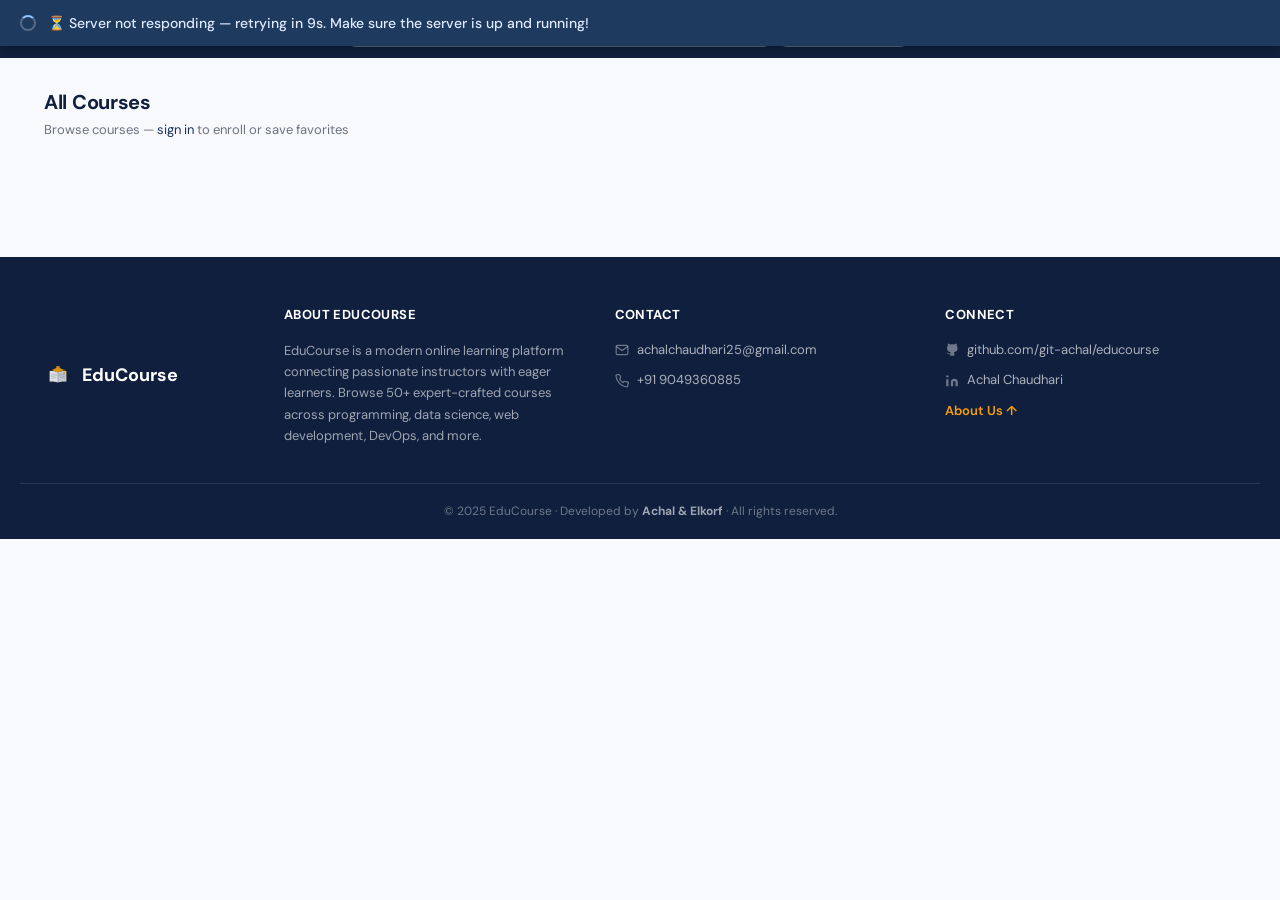
<file: educourse-frontend/index.html>
<!DOCTYPE html>
<html lang="en">
<head>
  <meta charset="UTF-8" />
  <meta name="viewport" content="width=device-width, initial-scale=1.0" />
  <title>EduCourse – All Courses</title>
  <link rel="stylesheet" href="css/style.css" />
  <link rel="icon" type="image/svg+xml" href="favicon.svg" />
</head>
<body>

  <nav class="navbar">
    <div class="nav-brand">
      <img src="favicon.svg" class="nav-icon" alt="" /> EduCourse
    </div>
    <div class="nav-search">
      <div class="nav-search-inner">
        <div class="search-wrap">
          <svg width="14" height="14" viewBox="0 0 24 24" fill="none" stroke="currentColor" stroke-width="2.5">
            <circle cx="11" cy="11" r="8"/><path d="m21 21-4.35-4.35"/>
          </svg>
          <input class="search-input" id="search" placeholder="Search courses, instructors…" />
        </div>
        <select id="cat-select" class="cat-select">
          <option value="">All Categories</option>
        </select>
      </div>
    </div>
    <div class="nav-right">
      <div class="nav-links">
        <a href="index.html" class="active">Courses</a>
        <a href="favorites.html"      id="link-fav"    style="display:none">Favorites</a>
        <a href="purchased.html"      id="link-learn"  style="display:none">My Learning</a>
        <a href="manage-courses.html" id="link-manage" style="display:none">Manage Courses</a>
        <a href="admin.html"          id="link-admin"  style="display:none">Admin</a>
      </div>
      <span class="nav-user" id="nav-user"></span>
      <a href="login.html" id="btn-login-nav" class="btn btn-ghost btn-sm">Login</a>
      <button id="btn-logout" class="btn btn-ghost btn-sm" style="display:none">Logout</button>
    </div>
  </nav>

  <div class="container">
    <div class="page-header">
      <div>
        <h1>All Courses</h1>
        <p id="page-sub">Browse courses &mdash; <a href="login.html">sign in</a> to enroll or save favorites</p>
      </div>
      <span id="result-count" class="result-count"></span>
    </div>
    <div id="err" class="msg hidden"></div>
    <div class="course-grid" id="grid"></div>
  </div>

  <script src="js/api.js"></script>
  <script src="js/courses.js"></script>
  <script>injectFooter();</script>
</body>
</html>
</file>
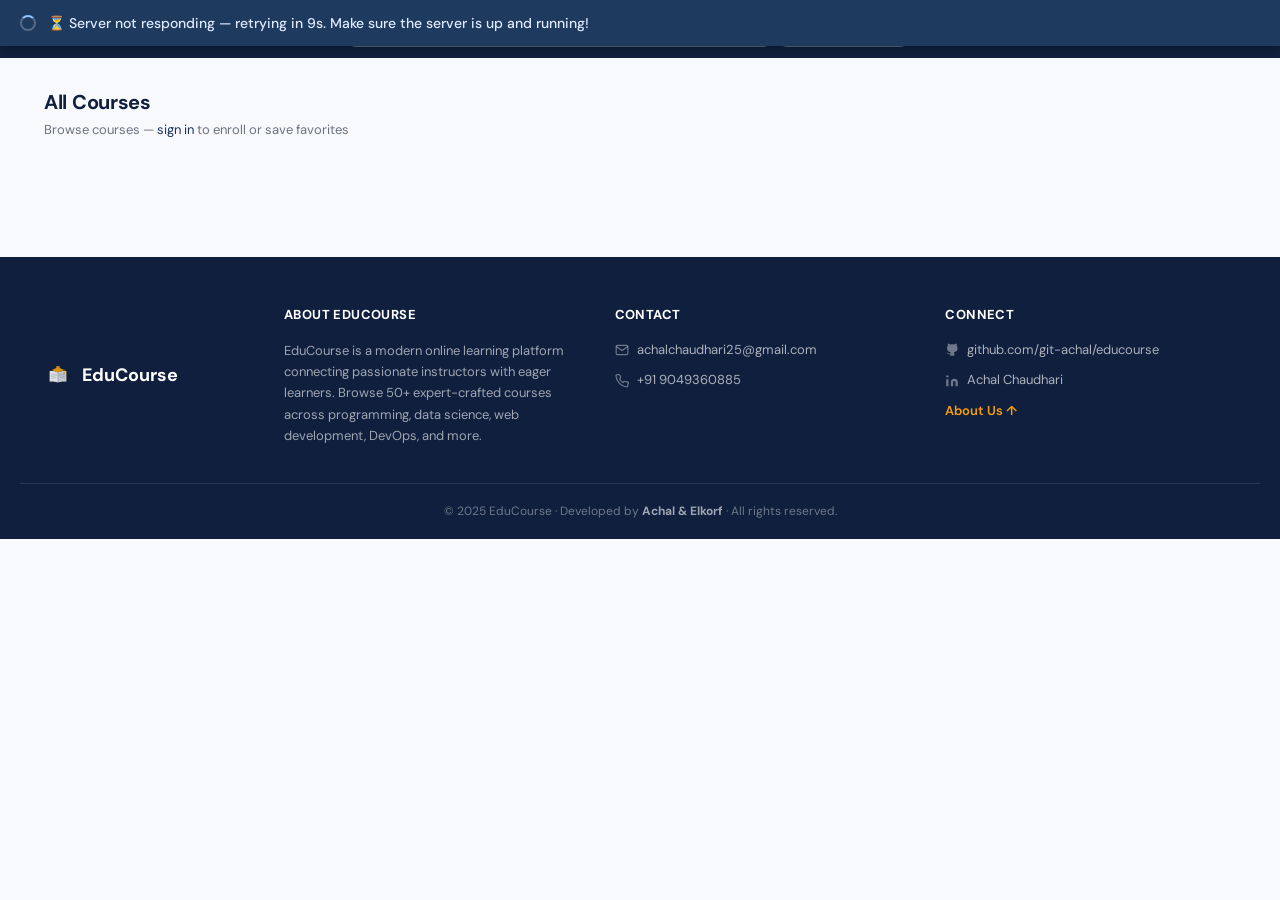
<file: educourse-frontend/admin.html>
<!DOCTYPE html>
<html lang="en">
<head>
  <meta charset="UTF-8" />
  <meta name="viewport" content="width=device-width, initial-scale=1.0" />
  <title>EduCourse – Admin Panel</title>
  <link rel="stylesheet" href="css/style.css" />
  <link rel="icon" type="image/svg+xml" href="favicon.svg" />
</head>
<body>

  <nav class="navbar">
    <div class="nav-brand"><img src="favicon.svg" class="nav-icon" alt="" /> EduCourse</div>
    <div class="nav-right" style="margin-left:auto">
      <div class="nav-links">
        <a href="index.html">Courses</a>
        <a href="manage-courses.html">Manage Courses</a>
        <a href="admin.html" class="active">Admin</a>
      </div>
      <span class="nav-user" id="nav-user"></span>
      <button id="btn-swagger" class="btn btn-swagger btn-sm" onclick="openSwaggerModal()" title="View all API endpoints">&#9881; API Docs</button>
      <button id="btn-logout" class="btn btn-ghost btn-sm">Logout</button>
    </div>
  </nav>

  <div class="container">

    <!-- ── Roles Reference ──────────────────────────────────── -->
    <div class="section-card">
      <h2>&#128274; Roles in This System</h2>
      <p style="font-size:13px;color:var(--muted);margin-bottom:16px">
        Users can hold <strong>multiple roles simultaneously</strong> (many-to-many).
        Promoting a Student to Student&nbsp;Admin adds the new role — the Student role is kept.
      </p>
      <div class="table-wrap">
        <table>
          <thead>
            <tr><th>Role</th><th>Permissions</th><th>How Assigned</th></tr>
          </thead>
          <tbody id="roles-body">
            <tr><td colspan="3" style="color:var(--muted);padding:16px">Loading&hellip;</td></tr>
          </tbody>
        </table>
      </div>
    </div>

    <!-- ── User Management ──────────────────────────────────── -->
    <div class="section-card">
      <h2>&#128101; User Management</h2>
      <p style="font-size:13px;color:var(--muted);margin-bottom:16px">
        Roles shown reflect all roles currently assigned to each user.
        A promoted student will show both <span class="badge badge-green" style="font-size:11px">STUDENT</span>
        and <span class="badge badge-blue" style="font-size:11px">STUDENT_ADMIN</span> badges.
      </p>
      <div id="msg-users" class="msg hidden"></div>
      <div class="table-wrap">
        <table>
          <thead>
            <tr><th>Full Name</th><th>Email</th><th>Roles</th><th>Actions</th></tr>
          </thead>
          <tbody id="users-body">
            <tr><td colspan="4" style="color:var(--muted);padding:20px">Loading&hellip;</td></tr>
          </tbody>
        </table>
      </div>
    </div>

    <!-- ── Add Course ────────────────────────────────────────── -->
    <div class="section-card">
      <h2>&#10133; Add New Course</h2>
      <div id="msg-course" class="msg hidden"></div>
      <div class="form-grid">
        <div class="field"><label>Course Title</label><input id="c-title" placeholder="e.g. Spring Boot Advanced" /></div>
        <div class="field"><label>Instructor</label><input id="c-instructor" placeholder="e.g. Amit Shah" /></div>
        <div class="field">
          <label>Category</label>
          <select id="c-category">
            <option value="">Select&hellip;</option>
            <option>Programming</option><option>Web Dev</option><option>Data Science</option>
            <option>Database</option><option>DevOps</option><option>Mobile Dev</option>
            <option>Cloud</option><option>Cybersecurity</option>
          </select>
        </div>
        <div class="field"><label>Price (&#8377;, 0 = Free)</label><input id="c-price" type="number" min="0" placeholder="e.g. 499" /></div>
        <div class="field"><label>Duration</label><input id="c-duration" placeholder="e.g. 12 hours" /></div>
        <div class="field">
          <label>Level</label>
          <select id="c-level">
            <option value="Beginner">Beginner</option>
            <option value="Intermediate">Intermediate</option>
            <option value="Advanced">Advanced</option>
          </select>
        </div>
        <div class="field span-2">
          <label>Description</label>
          <textarea id="c-desc" rows="3" placeholder="Describe the course&hellip;"></textarea>
        </div>
      </div>
      <button id="btn-add" class="btn btn-primary">Add Course</button>
    </div>

    <!-- ── All Courses ───────────────────────────────────────── -->
    <div class="section-card">
      <h2>&#128218; All Courses</h2>
      <div id="msg-courses" class="msg hidden"></div>
      <div class="table-wrap">
        <table>
          <thead>
            <tr><th>Title</th><th>Category</th><th>Instructor</th><th>Level</th><th>Price</th><th>Added By</th><th>Actions</th></tr>
          </thead>
          <tbody id="courses-body">
            <tr><td colspan="7" style="color:var(--muted);padding:20px">Loading&hellip;</td></tr>
          </tbody>
        </table>
      </div>
    </div>

  </div>

  <!-- ── Swagger UI Modal ──────────────────────────────────── -->
  <div id="swagger-modal" style="display:none;position:fixed;inset:0;z-index:9999;background:rgba(15,31,61,0.7);backdrop-filter:blur(4px);">
    <div style="background:#fff;border-radius:12px;width:92%;max-width:1100px;height:88vh;margin:4vh auto;display:flex;flex-direction:column;box-shadow:0 24px 60px rgba(0,0,0,0.4);overflow:hidden;">
      <div style="background:var(--navy,#0f1f3d);padding:14px 20px;display:flex;align-items:center;justify-content:space-between;flex-shrink:0;">
        <div style="display:flex;align-items:center;gap:10px;">
          <span style="font-size:18px;">&#9881;</span>
          <span style="color:#fff;font-weight:700;font-size:15px;">EduCourse API Documentation</span>
          <span style="background:var(--amber,#f59e0b);color:#000;font-size:11px;font-weight:700;padding:2px 8px;border-radius:4px;">Swagger UI</span>
        </div>
        <div style="display:flex;align-items:center;gap:8px;">
          <a id="swagger-open-link" href="#" target="_blank" style="color:#f59e0b;font-size:12px;text-decoration:none;border:1px solid #f59e0b;padding:4px 10px;border-radius:5px;">&#8599; Open in New Tab</a>
          <button onclick="closeSwaggerModal()" style="background:rgba(255,255,255,0.15);border:none;color:#fff;font-size:18px;cursor:pointer;width:30px;height:30px;border-radius:6px;line-height:1;">&#10005;</button>
        </div>
      </div>
      <iframe id="swagger-frame" src="" style="flex:1;border:none;width:100%;" allow="same-origin"></iframe>
    </div>
  </div>

  <script src="js/api.js"></script>
  <script src="js/admin.js"></script>
  <script>
    injectFooter();

    function openSwaggerModal() {
      var base = (typeof BASE !== "undefined" ? BASE : "http://localhost:8080");
      var swaggerUrl = base + "/swagger-ui/index.html";
      document.getElementById("swagger-frame").src = swaggerUrl;
      document.getElementById("swagger-open-link").href = swaggerUrl;
      document.getElementById("swagger-modal").style.display = "block";
      document.body.style.overflow = "hidden";
    }

    function closeSwaggerModal() {
      document.getElementById("swagger-modal").style.display = "none";
      document.getElementById("swagger-frame").src = "";
      document.body.style.overflow = "";
    }

    // Close modal on backdrop click
    document.getElementById("swagger-modal").addEventListener("click", function(e) {
      if (e.target === this) closeSwaggerModal();
    });

    // Close on Escape key
    document.addEventListener("keydown", function(e) {
      if (e.key === "Escape") closeSwaggerModal();
    });
  </script>
</body>
</html>
</file>
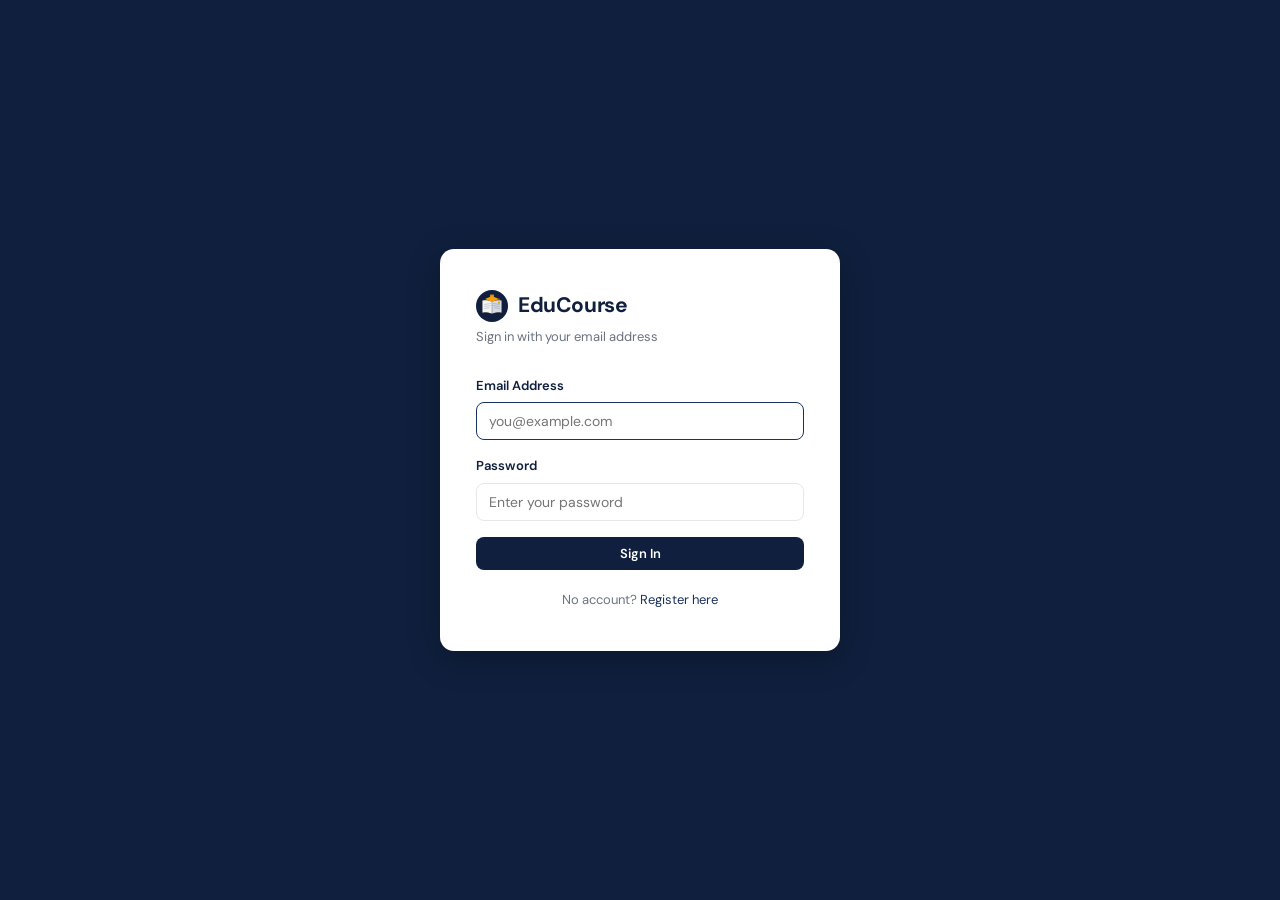
<file: educourse-frontend/favorites.html>
<!DOCTYPE html>
<html lang="en">
<head>
  <meta charset="UTF-8" />
  <meta name="viewport" content="width=device-width, initial-scale=1.0" />
  <title>EduCourse – Favorites</title>
  <link rel="stylesheet" href="css/style.css" />
  <link rel="icon" type="image/svg+xml" href="favicon.svg" />
</head>
<body>

  <nav class="navbar">
    <div class="nav-brand"><img src="favicon.svg" class="nav-icon" alt="" /> EduCourse</div>
    <div class="nav-right" style="margin-left:auto">
      <div class="nav-links">
        <a href="index.html">Courses</a>
        <a href="favorites.html" class="active">Favorites</a>
        <a href="purchased.html">My Learning</a>
        <a href="manage-courses.html" id="link-manage" style="display:none">Manage Courses</a>
        <a href="admin.html"          id="link-admin"  style="display:none">Admin</a>
      </div>
      <span class="nav-user" id="nav-user"></span>
      <button id="btn-logout" class="btn btn-ghost btn-sm">Logout</button>
    </div>
  </nav>

  <div class="container">
    <div class="page-header"><h1>&#10084;&#65039; My Favorites</h1></div>
    <div id="err" class="msg hidden"></div>
    <div class="course-grid" id="grid"></div>
  </div>

  <script src="js/api.js"></script>
  <script>
    auth.guard();

    async function boot() {
      await refreshSession();
      initNav();
      if (auth.isAdmin())        document.getElementById("link-admin").style.display  = "";
      if (auth.isStudentAdmin()) document.getElementById("link-manage").style.display = "";
      load();
    }

    async function load() {
      try {
        var results = await Promise.all([api.get("/api/favorites"), api.get("/api/purchases")]);
        var favs    = results[0];
        var purchIds = results[1].map(function(c) { return c.id; });
        var grid    = document.getElementById("grid");
        if (!favs.length) {
          grid.innerHTML = '<div class="empty-state"><div class="big">&#128148;</div><p>No saved courses yet. Browse courses and save the ones you like!</p></div>';
          return;
        }
        grid.innerHTML = favs.map(function(c) {
          return (
            '<div class="course-card">' +
              '<div class="card-category">'   + c.category   + '</div>' +
              '<div class="card-title">'      + c.title      + '</div>' +
              '<div class="card-instructor">' + c.instructor + '</div>' +
              '<div class="card-tags"><span class="tag">' + c.level + '</span><span class="tag">' + c.duration + '</span></div>' +
              '<div class="card-description">' + c.description + '</div>' +
              '<div class="card-footer">' +
                (c.price === 0 ? '<span class="card-price free">Free</span>' : '<span class="card-price">\u20B9' + c.price + '</span>') +
                '<div class="card-actions">' +
                  '<button class="btn-fav active" data-id="' + c.id + '">\u2665 Saved</button>' +
                  (purchIds.indexOf(c.id) >= 0
                    ? '<span class="badge badge-green">Enrolled</span>'
                    : '<button class="btn btn-amber btn-sm btn-buy" data-id="' + c.id + '">' + (c.price === 0 ? 'Enroll' : 'Buy') + '</button>') +
                '</div>' +
              '</div>' +
            '</div>'
          );
        }).join("");

        grid.querySelectorAll(".btn-fav").forEach(function(btn) {
          btn.addEventListener("click", async function() {
            await api.delete("/api/favorites/" + btn.dataset.id); load();
          });
        });
        grid.querySelectorAll(".btn-buy").forEach(function(btn) {
          btn.addEventListener("click", async function() {
            if (!confirm("Enroll?")) return;
            await api.post("/api/purchases/" + btn.dataset.id); load();
          });
        });
      } catch (e) { if (!e.isNetworkError) msg("err", e.message, "error"); }
    }

    boot();
  </script>
  <script>injectFooter();</script>
</body>
</html>
</file>
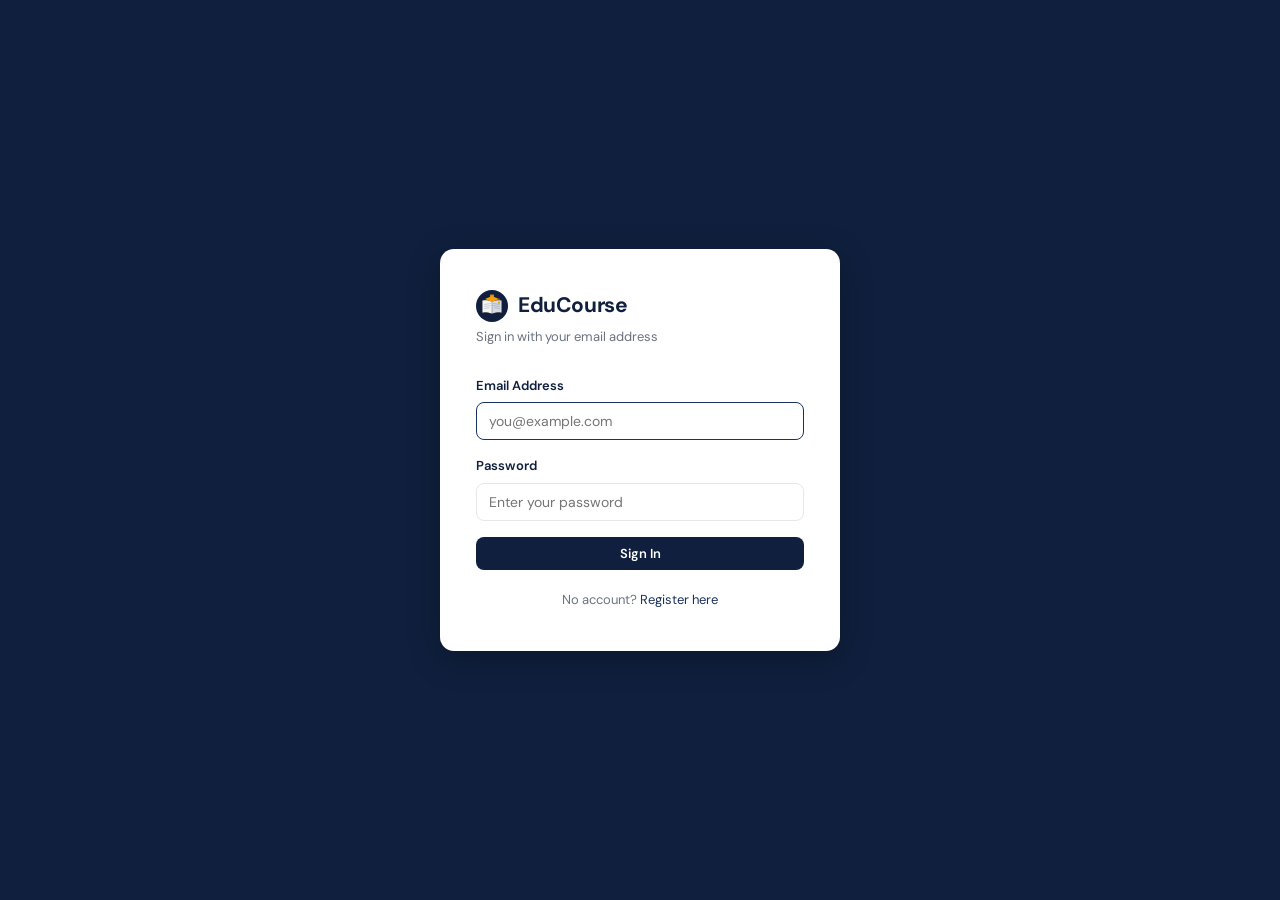
<file: educourse-frontend/login.html>
<!DOCTYPE html>
<html lang="en">
<head>
  <meta charset="UTF-8" />
  <meta name="viewport" content="width=device-width, initial-scale=1.0" />
  <title>EduCourse – Sign In</title>
  <link rel="stylesheet" href="css/style.css" />
  <link rel="icon" type="image/svg+xml" href="favicon.svg" />
</head>
<body class="auth-body">

  <div class="auth-card">
    <div class="auth-logo"><img src="favicon.svg" class="auth-icon" alt="" /> EduCourse</div>
    <p class="auth-sub">Sign in with your email address</p>

    <div id="err" class="msg error hidden"></div>

    <div class="field">
      <label>Email Address</label>
      <input id="email" type="email" placeholder="you@example.com" autofocus />
    </div>
    <div class="field">
      <label>Password</label>
      <input id="password" type="password" placeholder="Enter your password" />
    </div>

    <button id="btn-login" class="btn btn-primary btn-full">Sign In</button>
    <p class="auth-footer">No account? <a href="register.html">Register here</a></p>
  </div>

  <script src="js/api.js"></script>
  <script>
    document.getElementById("btn-login").addEventListener("click", async function() {
      var email    = document.getElementById("email").value.trim().toLowerCase();
      var password = document.getElementById("password").value;
      hideMsg("err");
      if (!email || !password) return msg("err", "Please fill in both fields.", "error");

      try {
        var data = await api.post("/api/auth/login", { email: email, password: password });
        session.set("token", data.token);
        session.set("email", email);

        var me = await api.get("/api/user/me");
        session.set("fullName", me.fullName);
        session.set("roles",    me.roles);

        if (me.roles.indexOf("ROLE_ADMIN") >= 0)              location.href = "admin.html";
        else if (me.roles.indexOf("ROLE_STUDENT_ADMIN") >= 0) location.href = "manage-courses.html";
        else                                                   location.href = "index.html";
      } catch (e) {
        msg("err", e.isNetworkError ? "Cannot reach server. Is the backend running?" : (e.message || "Invalid email or password."), "error");
      }
    });

    document.getElementById("password").addEventListener("keydown", function(e) {
      if (e.key === "Enter") document.getElementById("btn-login").click();
    });
  </script>
</body>
</html>
</file>
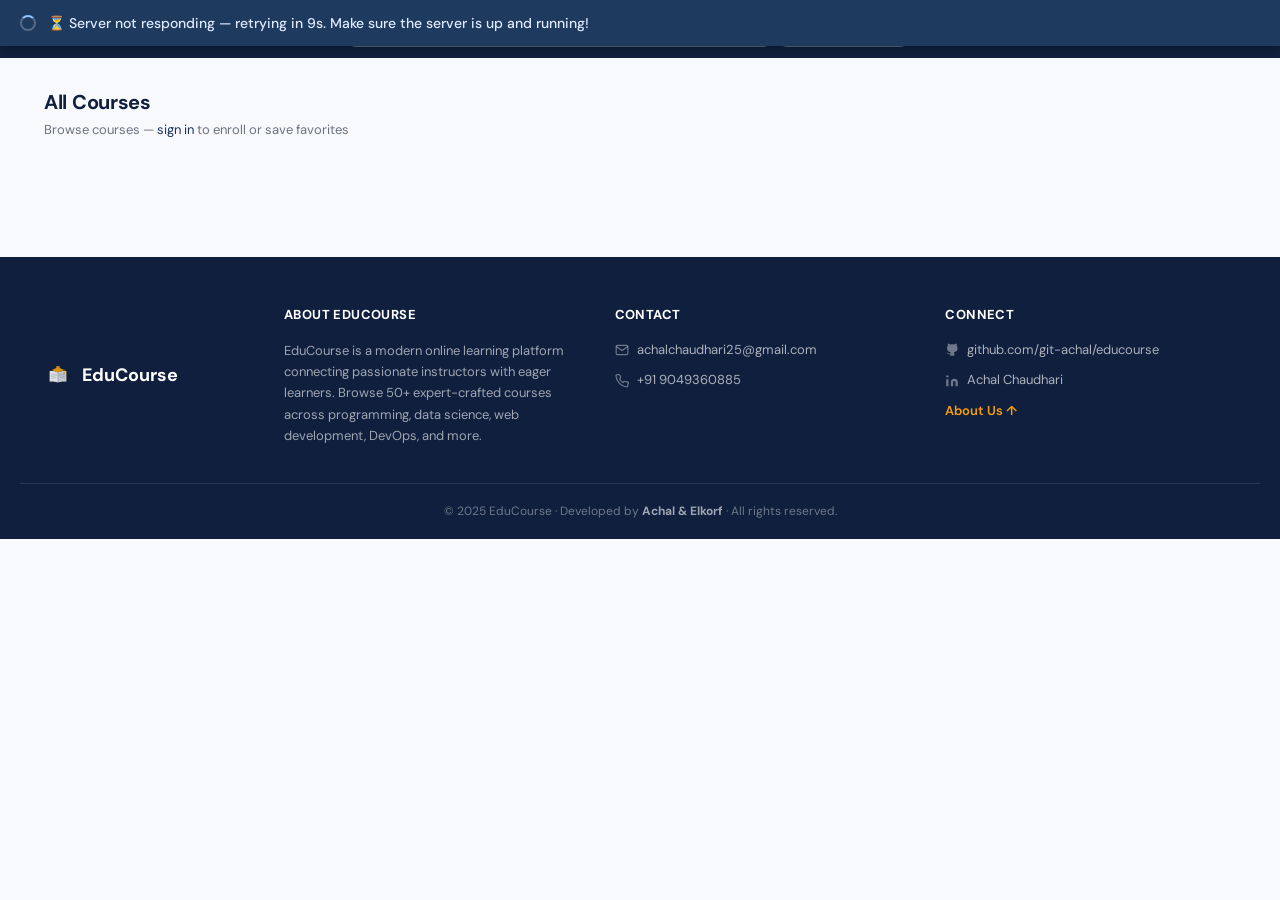
<file: educourse-frontend/manage-courses.html>
<!DOCTYPE html>
<html lang="en">
<head>
  <meta charset="UTF-8" />
  <meta name="viewport" content="width=device-width, initial-scale=1.0" />
  <title>EduCourse – Manage My Courses</title>
  <link rel="stylesheet" href="css/style.css" />
  <link rel="icon" type="image/svg+xml" href="favicon.svg" />
</head>
<body>

  <nav class="navbar">
    <div class="nav-brand"><img src="favicon.svg" class="nav-icon" alt="" /> EduCourse</div>
    <div class="nav-right" style="margin-left:auto">
      <div class="nav-links">
        <a href="index.html">Courses</a>
        <a href="favorites.html">Favorites</a>
        <a href="purchased.html">My Learning</a>
        <a href="manage-courses.html" class="active">Manage Courses</a>
        <a href="admin.html" id="link-admin" style="display:none">Admin</a>
      </div>
      <span class="nav-user" id="nav-user"></span>
      <button id="btn-logout" class="btn btn-ghost btn-sm">Logout</button>
    </div>
  </nav>

  <div class="container">

    <div class="section-card">
      <h2>&#10133; Add New Course</h2>
      <p style="font-size:13px;color:var(--muted);margin-bottom:18px">
        Courses you add are attributed to your account. You can only delete courses you created.
      </p>
      <div id="msg-course" class="msg hidden"></div>
      <div class="form-grid">
        <div class="field"><label>Course Title</label><input id="c-title" placeholder="e.g. React for Beginners" /></div>
        <div class="field"><label>Instructor Name</label><input id="c-instructor" placeholder="e.g. John Smith" /></div>
        <div class="field">
          <label>Category</label>
          <select id="c-category">
            <option value="">Select category&hellip;</option>
            <option>Programming</option><option>Web Dev</option><option>Data Science</option>
            <option>Database</option><option>DevOps</option><option>Mobile Dev</option>
            <option>Cloud</option><option>Cybersecurity</option>
          </select>
        </div>
        <div class="field"><label>Price (&#8377;, enter 0 for Free)</label><input id="c-price" type="number" min="0" placeholder="e.g. 499" /></div>
        <div class="field"><label>Duration</label><input id="c-duration" placeholder="e.g. 10 hours" /></div>
        <div class="field">
          <label>Level</label>
          <select id="c-level">
            <option value="Beginner">Beginner</option>
            <option value="Intermediate">Intermediate</option>
            <option value="Advanced">Advanced</option>
          </select>
        </div>
        <div class="field span-2">
          <label>Description</label>
          <textarea id="c-desc" rows="3" placeholder="Briefly describe the course content&hellip;"></textarea>
        </div>
      </div>
      <button id="btn-add" class="btn btn-primary">Add Course</button>
    </div>

    <div class="section-card">
      <h2>&#128218; My Courses</h2>
      <p style="font-size:13px;color:var(--muted);margin-bottom:16px">Only courses you added are shown here.</p>
      <div id="msg-courses" class="msg hidden"></div>
      <div class="table-wrap">
        <table>
          <thead>
            <tr><th>Title</th><th>Category</th><th>Instructor</th><th>Level</th><th>Price</th><th>Actions</th></tr>
          </thead>
          <tbody id="courses-body">
            <tr><td colspan="6" style="color:var(--muted);padding:20px">Loading&hellip;</td></tr>
          </tbody>
        </table>
      </div>
    </div>

  </div>

  <script src="js/api.js"></script>
  <script src="js/manage-courses.js"></script>
  <script>injectFooter();</script>
</body>
</html>
</file>
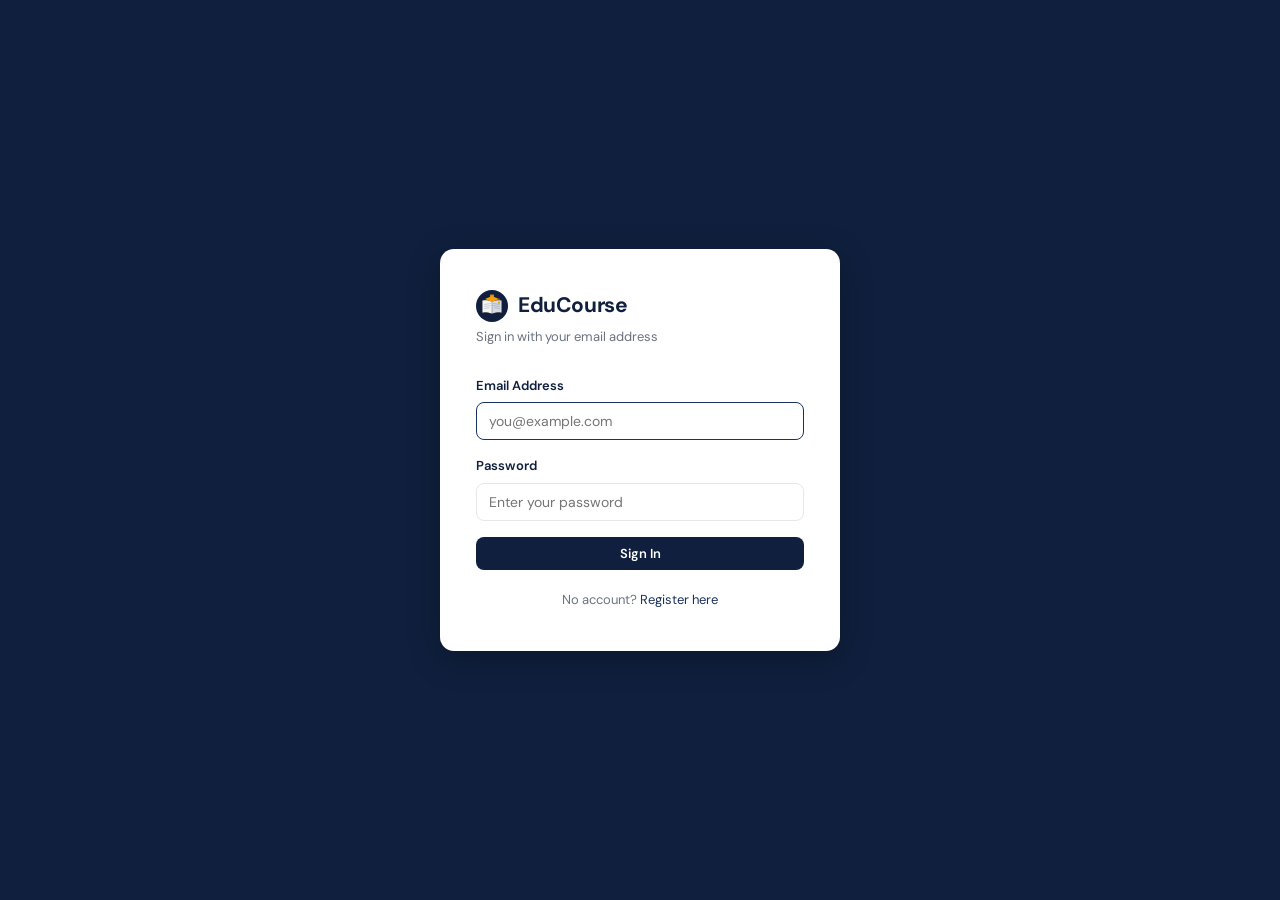
<file: educourse-frontend/purchased.html>
<!DOCTYPE html>
<html lang="en">
<head>
  <meta charset="UTF-8" />
  <meta name="viewport" content="width=device-width, initial-scale=1.0" />
  <title>EduCourse – My Learning</title>
  <link rel="stylesheet" href="css/style.css" />
  <link rel="icon" type="image/svg+xml" href="favicon.svg" />
</head>
<body>

  <nav class="navbar">
    <div class="nav-brand"><img src="favicon.svg" class="nav-icon" alt="" /> EduCourse</div>
    <div class="nav-right" style="margin-left:auto">
      <div class="nav-links">
        <a href="index.html">Courses</a>
        <a href="favorites.html">Favorites</a>
        <a href="purchased.html" class="active">My Learning</a>
        <a href="manage-courses.html" id="link-manage" style="display:none">Manage Courses</a>
        <a href="admin.html"          id="link-admin"  style="display:none">Admin</a>
      </div>
      <span class="nav-user" id="nav-user"></span>
      <button id="btn-logout" class="btn btn-ghost btn-sm">Logout</button>
    </div>
  </nav>

  <div class="container">
    <div class="page-header"><h1>&#127891; My Learning</h1></div>
    <div id="err" class="msg hidden"></div>
    <div class="course-grid" id="grid"></div>
  </div>

  <script src="js/api.js"></script>
  <script>
    auth.guard();

    async function boot() {
      await refreshSession();
      initNav();
      if (auth.isAdmin())        document.getElementById("link-admin").style.display  = "";
      if (auth.isStudentAdmin()) document.getElementById("link-manage").style.display = "";
      load();
    }

    async function load() {
      try {
        var courses = await api.get("/api/purchases");
        var grid = document.getElementById("grid");
        if (!courses.length) {
          grid.innerHTML = '<div class="empty-state"><div class="big">&#128218;</div><p>No enrolled courses yet. Browse and enroll to start learning!</p></div>';
          return;
        }
        grid.innerHTML = courses.map(function(c) {
          return (
            '<div class="course-card">' +
              '<div class="card-category">'   + c.category   + '</div>' +
              '<div class="card-title">'      + c.title      + '</div>' +
              '<div class="card-instructor">' + c.instructor + '</div>' +
              '<div class="card-tags"><span class="tag">' + c.level + '</span><span class="tag">' + c.duration + '</span></div>' +
              '<div class="card-description">' + c.description + '</div>' +
              '<div class="card-footer">' +
                (c.price === 0 ? '<span class="card-price free">Free</span>' : '<span class="card-price">\u20B9' + c.price + '</span>') +
                '<span class="badge badge-green">&#10003; Enrolled</span>' +
              '</div>' +
            '</div>'
          );
        }).join("");
      } catch (e) { if (!e.isNetworkError) msg("err", e.message, "error"); }
    }

    boot();
  </script>
  <script>injectFooter();</script>
</body>
</html>
</file>
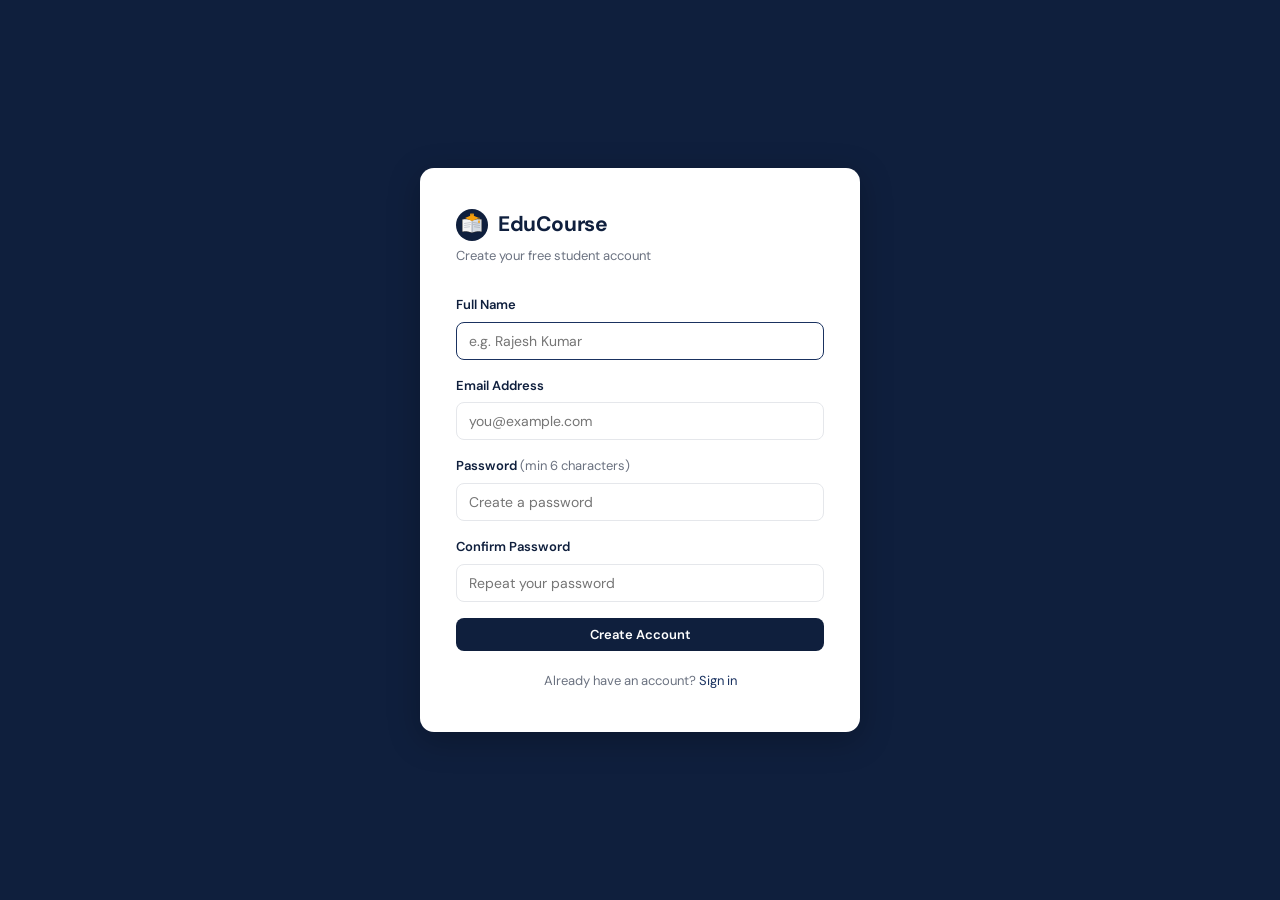
<file: educourse-frontend/register.html>
<!DOCTYPE html>
<html lang="en">
<head>
  <meta charset="UTF-8" />
  <meta name="viewport" content="width=device-width, initial-scale=1.0" />
  <title>EduCourse – Create Account</title>
  <link rel="stylesheet" href="css/style.css" />
  <link rel="icon" type="image/svg+xml" href="favicon.svg" />
</head>
<body class="auth-body">

  <div class="auth-card" style="max-width:440px">
    <div class="auth-logo"><img src="favicon.svg" class="auth-icon" alt="" /> EduCourse</div>
    <p class="auth-sub">Create your free student account</p>

    <div id="err" class="msg error hidden"></div>
    <div id="ok"  class="msg success hidden"></div>

    <div class="field">
      <label>Full Name</label>
      <input id="fullName" type="text" placeholder="e.g. Rajesh Kumar" autofocus />
    </div>
    <div class="field">
      <label>Email Address</label>
      <input id="email" type="email" placeholder="you@example.com" />
    </div>
    <div class="field">
      <label>Password <span style="font-weight:400;color:var(--muted)">(min 6 characters)</span></label>
      <input id="password" type="password" placeholder="Create a password" />
    </div>
    <div class="field">
      <label>Confirm Password</label>
      <input id="confirmPassword" type="password" placeholder="Repeat your password" />
    </div>

    <button id="btn-reg" class="btn btn-primary btn-full">Create Account</button>
    <p class="auth-footer">Already have an account? <a href="login.html">Sign in</a></p>
  </div>

  <script src="js/api.js"></script>
  <script>
    document.getElementById("btn-reg").addEventListener("click", async function() {
      var fullName        = document.getElementById("fullName").value.trim();
      var email           = document.getElementById("email").value.trim().toLowerCase();
      var password        = document.getElementById("password").value;
      var confirmPassword = document.getElementById("confirmPassword").value;
      hideMsg("err"); hideMsg("ok");

      if (!fullName)           return msg("err", "Full name is required.", "error");
      if (!email)              return msg("err", "Email address is required.", "error");
      if (!/^[^\s@]+@[^\s@]+\.[^\s@]+$/.test(email))
                               return msg("err", "Please enter a valid email address.", "error");
      if (!password)           return msg("err", "Password is required.", "error");
      if (password.length < 6) return msg("err", "Password must be at least 6 characters.", "error");
      if (password !== confirmPassword)
                               return msg("err", "Passwords do not match.", "error");

      try {
        await api.post("/api/auth/register", {
          fullName: fullName, email: email,
          password: password, confirmPassword: confirmPassword
        });
        msg("ok", "Account created! Redirecting to sign in\u2026", "success");
        setTimeout(function() { location.href = "login.html"; }, 1600);
      } catch (e) {
        msg("err", e.isNetworkError ? "Cannot reach server. Is the backend running?" : (e.message || "Registration failed."), "error");
      }
    });

    document.getElementById("confirmPassword").addEventListener("keydown", function(e) {
      if (e.key === "Enter") document.getElementById("btn-reg").click();
    });
  </script>
</body>
</html>
</file>
<file: educourse-frontend/css/style.css>
/* =========================================================
   EduCourse – style.css
   Clean, refined design. Good typography. Minimal JS/CSS.
   Color system: Navy #0f1f3d, White #fff, Amber #f59e0b
   Font: DM Sans (display) from Google Fonts
   ========================================================= */

@import url('https://fonts.googleapis.com/css2?family=DM+Sans:wght@400;500;600;700&display=swap');

/* ── Variables ─────────────────────────────────────────── */
:root {
  --navy:      #0f1f3d;
  --navy-mid:  #1a3260;
  --navy-soft: #e8edf5;
  --amber:     #f59e0b;
  --amber-dim: #fef3c7;
  --green:     #059669;
  --green-dim: #d1fae5;
  --red:       #dc2626;
  --red-dim:   #fee2e2;
  --text:      #1a1a2e;
  --muted:     #6b7280;
  --border:    #e5e7eb;
  --bg:        #f8f9fc;
  --white:     #ffffff;
  --radius:    8px;
  --shadow:    0 1px 4px rgba(0,0,0,0.08);
}

/* ── Reset ─────────────────────────────────────────────── */
*, *::before, *::after { box-sizing: border-box; margin: 0; padding: 0; }

body {
  font-family: 'DM Sans', sans-serif;
  font-size: 15px;
  color: var(--text);
  background: var(--bg);
  line-height: 1.6;
}

a { color: var(--navy-mid); text-decoration: none; }
a:hover { color: var(--amber); }
img { display: block; max-width: 100%; }

/* ── Navbar ─────────────────────────────────────────────── */
.navbar {
  background: var(--navy);
  min-height: 58px;
  display: flex;
  align-items: center;
  padding: 0 24px;
  gap: 12px;
  position: sticky;
  top: 0;
  z-index: 100;
}

/* Brand: left — shrinks gracefully, never wraps */
.nav-brand {
  font-size: 19px;
  font-weight: 700;
  color: var(--white);
  letter-spacing: -0.3px;
  display: flex;
  align-items: center;
  gap: 9px;
  white-space: nowrap;
  flex-shrink: 0;
}

.nav-icon {
  width: 26px;
  height: 26px;
  flex-shrink: 0;
}

/* Search + category: takes all remaining space, shrinks before colliding */
.nav-search {
  flex: 1 1 0;
  min-width: 0;
  display: flex;
  justify-content: center;
  overflow: hidden;
}

.nav-search-inner {
  display: flex;
  align-items: center;
  gap: 8px;
  width: 100%;
  max-width: 560px;
  min-width: 0;
}

/* Right: links + username + login/logout — shrinks but never below content */
.nav-right {
  display: flex;
  align-items: center;
  gap: 6px;
  flex-shrink: 0;
  justify-content: flex-end;
}

.nav-links {
  display: flex;
  gap: 2px;
  flex-wrap: nowrap;
  align-items: center;
}

.nav-links a {
  color: rgba(255,255,255,0.65);
  font-size: 14px;
  font-weight: 500;
  padding: 6px 12px;
  border-radius: 6px;
}

.nav-links a:hover,
.nav-links a.active {
  color: var(--white);
  background: rgba(255,255,255,0.1);
}

.nav-user {
  font-size: 13px;
  font-weight: 500;
  color: rgba(255,255,255,0.7);
  padding: 0 6px;
}

.badge-admin {
  background: var(--amber);
  color: var(--navy);
  font-size: 11px;
  font-weight: 700;
  padding: 2px 8px;
  border-radius: 20px;
  letter-spacing: 0.3px;
}

/* ── Buttons ─────────────────────────────────────────────── */
.btn {
  display: inline-flex;
  align-items: center;
  gap: 6px;
  padding: 8px 18px;
  font-family: inherit;
  font-size: 13px;
  font-weight: 600;
  border: none;
  border-radius: var(--radius);
  cursor: pointer;
  white-space: nowrap;
  background: var(--border);
  color: var(--text);
}

.btn:hover { opacity: 0.85; }

.btn-primary   { background: var(--navy);    color: var(--white); }
.btn-amber     { background: var(--amber);   color: var(--navy);  }
.btn-success   { background: var(--green);   color: var(--white); }
.btn-danger    { background: var(--red);     color: var(--white); }
.btn-ghost     { background: transparent; color: var(--white); border: 1px solid rgba(255,255,255,0.3); padding: 6px 14px; font-size: 13px; }
.btn-ghost:hover { background: rgba(255,255,255,0.1); opacity: 1; }
.btn-swagger   { background: var(--amber); color: #0f1f3d; border: none; font-weight: 700; padding: 6px 14px; font-size: 12px; }
.btn-swagger:hover { background: #fbbf24; opacity: 1; }
.btn-sm        { padding: 5px 12px; font-size: 12px; }
.btn-full      { width: 100%; justify-content: center; }

/* Favorite button */
.btn-fav {
  background: none;
  border: 1.5px solid var(--border);
  color: var(--muted);
  padding: 5px 12px;
  font-size: 13px;
  font-weight: 500;
  font-family: inherit;
  border-radius: var(--radius);
  cursor: pointer;
  display: inline-flex;
  align-items: center;
  gap: 5px;
}

.btn-fav.active       { border-color: #ef4444; color: #ef4444; background: #fff5f5; }
.btn-fav:hover        { border-color: #ef4444; color: #ef4444; }

/* ── Container ──────────────────────────────────────────── */
.container {
  max-width: 1240px;
  margin: 0 auto;
  padding: 28px 24px;
}

/* ── Page header ────────────────────────────────────────── */
.page-header {
  display: flex;
  align-items: center;
  justify-content: space-between;
  margin-bottom: 24px;
  gap: 16px;
  flex-wrap: wrap;
}

.page-header h1 {
  font-size: 20px;
  font-weight: 700;
  color: var(--navy);
  letter-spacing: -0.3px;
}

.page-header p {
  font-size: 13px;
  color: var(--muted);
  margin-top: 2px;
}

/* ── Search ─────────────────────────────────────────────── */
.search-wrap {
  position: relative;
  flex: 1 1 0;
  min-width: 0;
}

.search-wrap svg {
  position: absolute;
  left: 11px;
  top: 50%;
  transform: translateY(-50%);
  color: rgba(255,255,255,0.55);
  pointer-events: none;
}

.search-input {
  font-family: inherit;
  font-size: 14px;
  padding: 8px 14px 8px 38px;
  border: 1.5px solid rgba(255,255,255,0.22);
  border-radius: var(--radius);
  background: rgba(255,255,255,0.12);
  color: var(--white);
  width: 100%;
  min-width: 80px;
}

.search-input:focus {
  background: rgba(255,255,255,0.18);
  border-color: rgba(255,255,255,0.45);
  outline: none;
}

/* Placeholder colour inside navbar */
.search-input::placeholder { color: rgba(255,255,255,0.45); }

.search-input:focus {
  outline: none;
  border-color: var(--navy-mid);
}

/* ── Course Grid — 4 per row ────────────────────────────── */
.course-grid {
  display: grid;
  grid-template-columns: repeat(4, 1fr);
  gap: 20px;
}

@media (max-width: 1100px) { .course-grid { grid-template-columns: repeat(3, 1fr); } }
@media (max-width: 750px)  { .course-grid { grid-template-columns: repeat(2, 1fr); } }
@media (max-width: 480px)  { .course-grid { grid-template-columns: 1fr; } }

/* ── Course Card ────────────────────────────────────────── */
.course-card {
  background: var(--white);
  border: 1.5px solid var(--border);
  border-radius: 10px;
  padding: 20px;
  display: flex;
  flex-direction: column;
  gap: 10px;
}

.course-card:hover {
  border-color: #c7d2e8;
}

.card-category {
  font-size: 11px;
  font-weight: 700;
  letter-spacing: 0.6px;
  text-transform: uppercase;
  color: var(--navy-mid);
}

.card-title {
  font-size: 15px;
  font-weight: 700;
  color: var(--navy);
  line-height: 1.35;
  letter-spacing: -0.2px;
}

.card-instructor {
  font-size: 13px;
  color: var(--muted);
}

.card-tags {
  display: flex;
  gap: 6px;
  flex-wrap: wrap;
}

.tag {
  font-size: 11px;
  font-weight: 600;
  padding: 3px 9px;
  border-radius: 20px;
  background: var(--navy-soft);
  color: var(--navy-mid);
}

.card-description {
  font-size: 13px;
  color: #4b5563;
  line-height: 1.55;
  flex: 1;
}

.card-footer {
  display: flex;
  align-items: center;
  justify-content: space-between;
  padding-top: 8px;
  border-top: 1px solid var(--border);
  margin-top: 2px;
  flex-wrap: wrap;
  gap: 8px;
}

.card-price {
  font-size: 17px;
  font-weight: 700;
  color: var(--navy);
}

.card-price.free { color: var(--green); }

.card-actions {
  display: flex;
  gap: 6px;
}

/* ── Empty state ────────────────────────────────────────── */
.empty-state {
  text-align: center;
  padding: 64px 24px;
  color: var(--muted);
  grid-column: 1 / -1;
}

.empty-state p { font-size: 14px; margin-top: 8px; }
.empty-state .big { font-size: 32px; margin-bottom: 8px; }

/* ── Messages ───────────────────────────────────────────── */
.msg {
  padding: 11px 16px;
  border-radius: var(--radius);
  font-size: 13px;
  font-weight: 500;
  margin-bottom: 16px;
}

.msg.error   { background: var(--red-dim);   color: #991b1b; border: 1px solid #fca5a5; }
.msg.success { background: var(--green-dim); color: #065f46; border: 1px solid #6ee7b7; }
.hidden { display: none !important; }

/* ── Auth page ──────────────────────────────────────────── */
body.auth-body {
  min-height: 100vh;
  background: var(--navy);
  display: flex;
  align-items: center;
  justify-content: center;
}

.auth-card {
  background: var(--white);
  border-radius: 14px;
  padding: 40px 36px;
  width: 100%;
  max-width: 400px;
  box-shadow: 0 8px 32px rgba(0,0,0,0.25);
}

.auth-logo {
  font-size: 21px;
  font-weight: 700;
  color: var(--navy);
  letter-spacing: -0.4px;
  margin-bottom: 4px;
  display: flex;
  align-items: center;
  gap: 10px;
}

.auth-icon {
  width: 32px;
  height: 32px;
  flex-shrink: 0;
}

.auth-sub {
  font-size: 13px;
  color: var(--muted);
  margin-bottom: 28px;
}

.auth-footer {
  text-align: center;
  font-size: 13px;
  color: var(--muted);
  margin-top: 20px;
}

/* ── Forms ──────────────────────────────────────────────── */
.field {
  margin-bottom: 16px;
}

.field label {
  display: block;
  font-size: 13px;
  font-weight: 600;
  color: var(--navy);
  margin-bottom: 6px;
}

.field input,
.field select,
.field textarea {
  width: 100%;
  font-family: inherit;
  font-size: 14px;
  padding: 9px 12px;
  border: 1.5px solid var(--border);
  border-radius: var(--radius);
  color: var(--text);
  background: var(--white);
}

.field input:focus,
.field select:focus,
.field textarea:focus {
  outline: none;
  border-color: var(--navy-mid);
}

.field textarea { resize: vertical; }

/* ── Admin page ─────────────────────────────────────────── */
.section-card {
  background: var(--white);
  border: 1.5px solid var(--border);
  border-radius: 10px;
  padding: 28px;
  margin-bottom: 24px;
}

.section-card h2 {
  font-size: 16px;
  font-weight: 700;
  color: var(--navy);
  letter-spacing: -0.2px;
  margin-bottom: 20px;
  padding-bottom: 14px;
  border-bottom: 1px solid var(--border);
}

.form-grid {
  display: grid;
  grid-template-columns: 1fr 1fr;
  gap: 0 20px;
}

.form-grid .span-2 { grid-column: 1 / -1; }

@media (max-width: 600px) { .form-grid { grid-template-columns: 1fr; } }

/* ── Table ──────────────────────────────────────────────── */
.table-wrap { overflow-x: auto; }

table {
  width: 100%;
  border-collapse: collapse;
  font-size: 13px;
}

thead th {
  background: var(--bg);
  font-weight: 700;
  font-size: 11px;
  text-transform: uppercase;
  letter-spacing: 0.5px;
  color: var(--muted);
  padding: 10px 14px;
  text-align: left;
  border-bottom: 1.5px solid var(--border);
}

tbody td {
  padding: 11px 14px;
  border-bottom: 1px solid var(--border);
  color: var(--text);
  vertical-align: middle;
}

tbody tr:last-child td { border-bottom: none; }
tbody tr:hover td { background: var(--bg); }

/* ── Badges ─────────────────────────────────────────────── */
.badge {
  display: inline-block;
  font-size: 11px;
  font-weight: 700;
  padding: 2px 9px;
  border-radius: 20px;
}

.badge-green  { background: var(--green-dim); color: #065f46; }
.badge-blue   { background: var(--navy-soft); color: var(--navy-mid); }
.badge-amber  { background: var(--amber-dim); color: #92400e; }

/* ── Category select (navbar) ───────────────────────────── */
.cat-select {
  font-family: inherit;
  font-size: 13px;
  font-weight: 500;
  padding: 8px 30px 8px 12px;
  border: 1.5px solid rgba(255,255,255,0.22);
  border-radius: var(--radius);
  background: rgba(255,255,255,0.12);
  color: var(--white);
  cursor: pointer;
  appearance: none;
  -webkit-appearance: none;
  flex-shrink: 0;
  white-space: nowrap;
  background-image: url("data:image/svg+xml,%3Csvg xmlns='http://www.w3.org/2000/svg' width='12' height='12' viewBox='0 0 24 24' fill='none' stroke='rgba(255,255,255,0.6)' stroke-width='2.5'%3E%3Cpath d='m6 9 6 6 6-6'/%3E%3C/svg%3E");
  background-repeat: no-repeat;
  background-position: right 10px center;
}

.cat-select option {
  background: var(--navy);
  color: var(--white);
}

.cat-select:focus {
  outline: none;
  border-color: rgba(255,255,255,0.45);
  background-color: rgba(255,255,255,0.18);
}

/* ── Result count ────────────────────────────────────────── */
.result-count {
  font-size: 13px;
  color: var(--muted);
  font-weight: 500;
  white-space: nowrap;
}

/* ── Responsive navbar ──────────────────────────────────── */
/* Shrink nav link font on medium screens before hiding search */
@media (max-width: 1080px) {
  .nav-links a { font-size: 13px; padding: 5px 8px; }
  .nav-user { display: none; }
}

@media (max-width: 920px) {
  .nav-search { display: none; }   /* hide center search on small screens */
}

@media (max-width: 640px) {
  .navbar { flex-wrap: wrap; height: auto; padding: 12px 16px; gap: 10px; }
  .nav-right { width: 100%; justify-content: flex-start; flex-wrap: wrap; }
  .page-header { flex-direction: column; align-items: flex-start; }
}

/* ── Site Footer ─────────────────────────────────────────── */
.site-footer {
  background: var(--navy);
  color: rgba(255,255,255,0.75);
  margin-top: 64px;
}

.footer-inner {
  max-width: 1240px;
  margin: 0 auto;
  padding: 48px 24px 36px;
  display: grid;
  grid-template-columns: 200px 1fr 1fr 1fr;
  gap: 40px;
}

@media (max-width: 900px) {
  .footer-inner { grid-template-columns: 1fr 1fr; }
}
@media (max-width: 540px) {
  .footer-inner { grid-template-columns: 1fr; gap: 28px; }
}

.footer-brand {
  display: flex;
  align-items: center;
  gap: 10px;
  font-size: 18px;
  font-weight: 700;
  color: var(--white);
}

.footer-logo {
  width: 28px;
  height: 28px;
  opacity: 0.9;
}

.footer-about h4,
.footer-contact h4,
.footer-links h4 {
  font-size: 13px;
  font-weight: 700;
  color: var(--white);
  letter-spacing: 0.4px;
  text-transform: uppercase;
  margin-bottom: 14px;
}

.footer-about p {
  font-size: 13px;
  line-height: 1.65;
  color: rgba(255,255,255,0.6);
}

.footer-contact ul,
.footer-links ul {
  list-style: none;
  display: flex;
  flex-direction: column;
  gap: 10px;
}

.footer-contact li,
.footer-links li {
  display: flex;
  align-items: center;
  gap: 8px;
  font-size: 13px;
}

.footer-contact svg,
.footer-links svg {
  flex-shrink: 0;
  color: rgba(255,255,255,0.4);
}

.footer-contact a,
.footer-links a {
  color: rgba(255,255,255,0.65);
  text-decoration: none;
  transition: color .15s;
}

.footer-contact a:hover,
.footer-links a:hover {
  color: var(--amber);
}

.footer-about-btn {
  color: var(--amber) !important;
  font-weight: 600;
  cursor: pointer;
}

.footer-bottom {
  border-top: 1px solid rgba(255,255,255,0.1);
  padding: 18px 24px;
  text-align: center;
  font-size: 12px;
  color: rgba(255,255,255,0.4);
  max-width: 1240px;
  margin: 0 auto;
}

.footer-bottom strong { color: rgba(255,255,255,0.6); }

/* ── Password strength hint ──────────────────────────────── */
.field-hint {
  font-size: 11px;
  color: var(--muted);
  margin-top: 4px;
}
</file>
